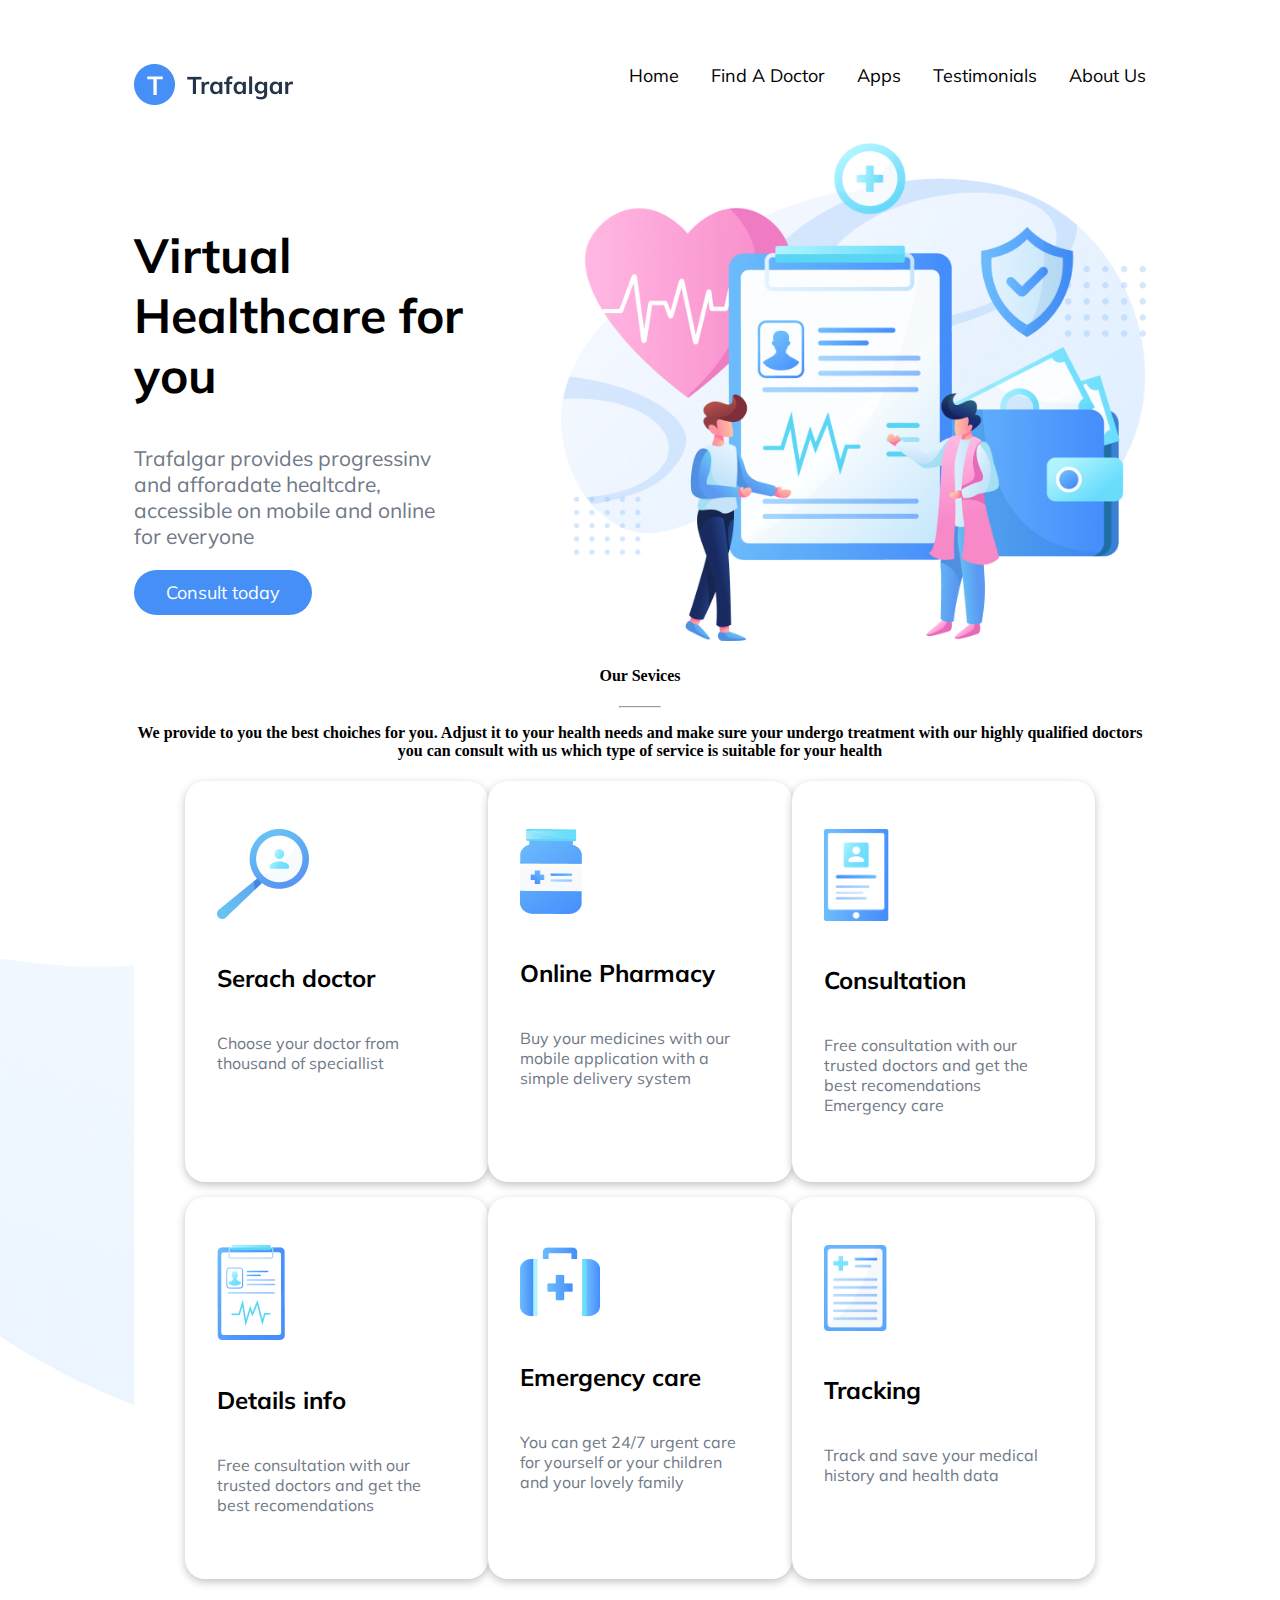
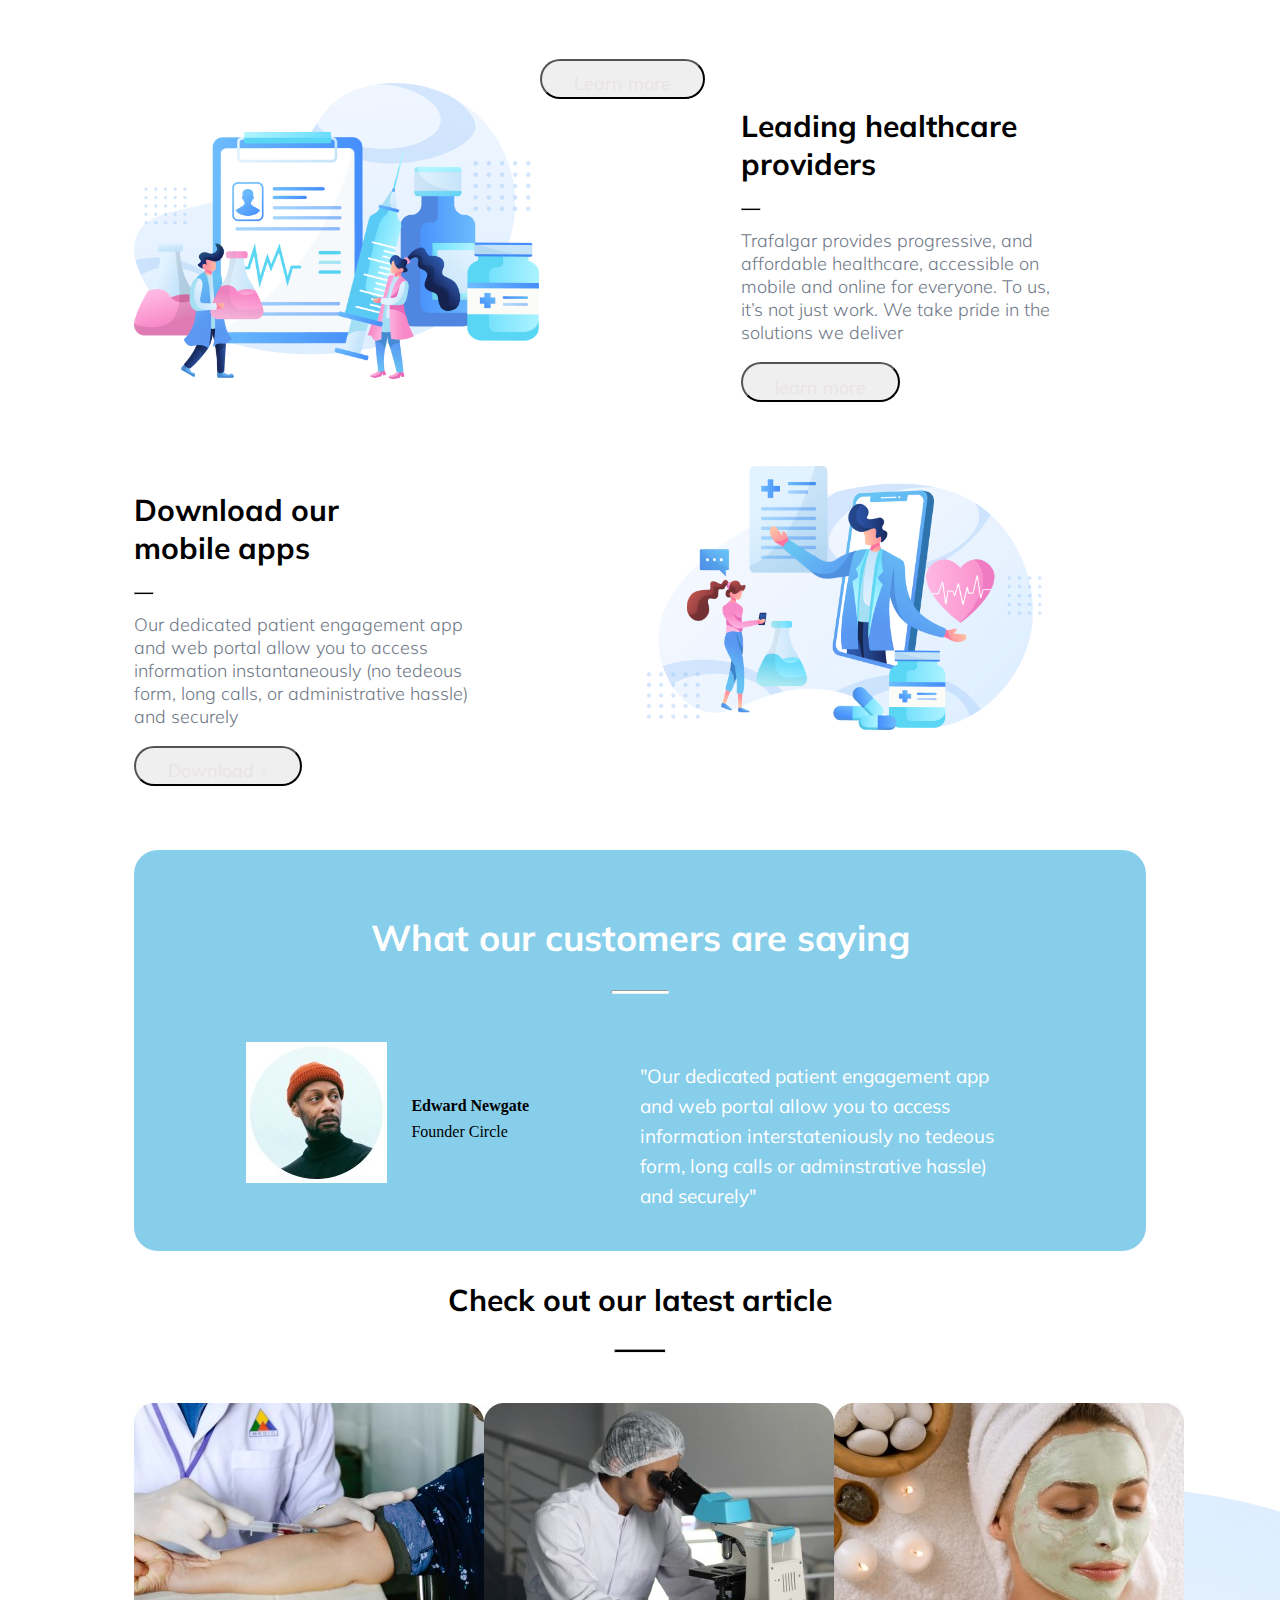
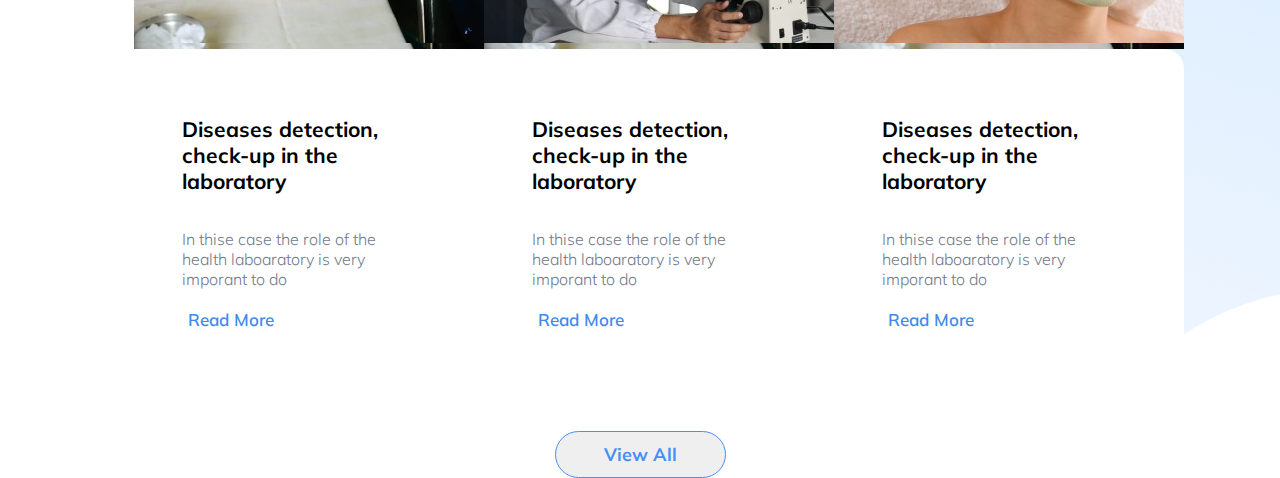
<file: index.html>
<!DOCTYPE html>
<html lang="en-US">
<head>
    <meta charset="UTF-8">
    <meta name="viewport" content="width=device-width, initial-scale=1.0">
    <title>Document</title>
    <link rel="stylesheet" href="style.css">
    <link href="https://fonts.googleapis.com/css2?family=Mulish&display=swap" rel="stylesheet">
</head>
<body>
    <div class="container">
        <div class="innercontainer">
            <header>
                <img src="./images/logo.png">
                
                <nav>
                    <li>Home</li>
                    <li>Find A Doctor</li>
                    <li>Apps</li>
                    <li>Testimonials</li>
                    <li>About Us</li>
                </nav>


            </header>
            <div class="hero">
                <div class="heroText">

                    <h2>Virtual Healthcare for you</h2>
                    <p>
                        Trafalgar provides progressinv and afforadate healtcdre,
                        accessible on mobile and online for everyone
                    </p>
                    <button>Consult today</button>
                </div>
                <div class="heroImage">
                    <img src="./images/illustration.png"alt="image">

                </div>

            </div>
            <div class="services">
                <div class="image1">
                    <img src="./images/bg element.png" alt="element">
                </div>
                <div class="topservices">
                    <h4>Our Sevices<h4> 
                    <hr/>
                    <p>
                        We provide to you the best choiches for you. Adjust it to your 
                        health needs and make sure your undergo treatment with our 
                        highly qualified doctors you can consult with us which type 
                        of service is suitable for your health
                    </p>
                </div>
                <div class="allcards">
                    <div class="card">
                        <img src="./images/Frame_1.png"alt="search">
                        <h5>Serach doctor</h5>
                        <p>Choose your doctor from thousand of speciallist</p>

                    </div>
                    <div class="card">
                        <img src="./images/Frame_3.png"alt="search">
                        <h5>Online Pharmacy</h5>
                        <p>Buy  your medicines with our mobile application with a simple delivery system</p>

                    </div>
                    <div class="card">
                        <img src="./images/Frame _2.png" class="consult"alt="search">
                        <h5>Consultation</h5>
                        <p>Free consultation with our trusted doctors and get the best recomendations
                            Emergency care</p>

                    </div>

                </div>
                <div class="allcards2">
                    <div class="card">
                        <img src="./images/Frame_4.png"alt="search">
                        <h5>Details info</h5>
                        <p>Free consultation with our trusted doctors and get the best recomendations</p>

                    </div>
                    <div class="card">
                        <img src="./images/Frame_5.png"alt="search">
                        <h5>Emergency care</h5>
                        <p>You can get 24/7 urgent care for yourself or your children and your
                            lovely family</p>

                    </div>
                    <div class="card">
                        <img src="./images/Frame_6.png" class="consult"alt="search">
                        <h5>Tracking</h5>
                        <p>Track and save your medical history and health data </p>
                        
                    </div>

                </div>    
                    <div class="btn">
                        <button>Learn more</button>
                </div>
                </div>
                <div class="healthcare">
                    <div class="healthimage">
                        <img src="./images/healthcare.png">
                    </div>

                    <div class="healthtext">
                        <h2>Leading healthcare providers</h2>
                        <div class="horizontal">
                            <hr/>
                        </div>
                        <p>
                            Trafalgar provides progressive, and affordable healthcare, accessible on mobile and online for everyone. To us, it’s not just work. We take pride 
                            in the solutions we deliver
                        </p>
                        <button>learn more</button>
                    </div>

                </div>

                <div class="download">
                    <div class="healthimage">
                        <img src="./images/trafalgar-illustration sec03 1.png">
                    </div>

                    <div class="healthtext">
                        <h2>Download our <br> 
                            mobile apps
                        </h2>
                        <div class="horizontal">
                            <hr/>
                        </div>
                        <p>
                            Our dedicated patient engagement app and 
                            web portal allow you to access information instantaneously 
                            (no tedeous form, long calls, 
                            or administrative hassle) and securely
                        </p>
                        <button>Download &#8595</button>
                    </div>

                </div>

                <div class="customer">
                    <div class="topcustomer">
                        <h2>What our customers are saying</h2>
                        <hr />
                    </div>
                    
                    <div class="maincustomer">
                        <div class="profile">
                            <div class="profileimage">
                                <img src="./images/Profile_Pic.jpg">
         
                             </div>
                             <div class="profiletext">
                                 <h4>Edward Newgate</h4>
                                 <p>Founder Circle</p>
         
                             </div>

                        </div>
                        <div class="customertext">
                            <p>
                            "Our  dedicated patient engagement app and web portal allow you
                            to access information interstateniously no tedeous form, long
                            calls or adminstrative hassle) and securely"
                            </p>
                            
                        </div> 
                    </div>
    
                </div>
                    <!-- Latetst contact -->
                <div class="article">
                    <div class="toparticle">
                        <h3>Check out our latest article</h3>
                        <hr>
                    </div>
                    <div class="articlecards">
                        <div class="acard">
                            <div class="articleimage">
                                <img src="./images/IMG-1.jpg">
                            </div>
                            <div class="articletext">
                                <h5>Diseases detection, check-up in the laboratory</h5>
                                <p>In thise case the role of the health laboaratory 
                                    is very imporant to do
                                </p>
                                <button class="articlebtn">Read  More</button>
                            </div>
                        </div>
                        <div class="acard">
                            <div class="articleimage">
                                <img src="./images/IMG-2.jpg" alt="disease">
                            </div>
                            <div class="articletext">
                                <h5>Diseases detection, check-up in the laboratory</h5>
                                <p>In thise case the role of the health laboaratory 
                                    is very imporant to do
                                </p>
                                <button class="articlebtn">Read  More</button>
                            </div>
                        </div>
                        <div class="acard">
                            <div class="articleimage">
                                <img src="./images/IMG-3.jpg" alt="disease">
                            </div>
                            <div class="articletext">
                                <h5>Diseases detection, check-up in the laboratory</h5>
                                <p>In thise case the role of the health laboaratory 
                                    is very imporant to do
                                </p>
                                <button>Read  More</button>
                            </div>
                           </div>
                           
                        </div>
                        <div class="backimage">
                            <img src="./images/IMG.png">

                        </div>
                        <div class="articlebtn8">
                            <button>View All</button>
                        </div> 
                    </div>
                </div>
             </div>

                
                    
                    </div>
                </div>

                </div>
            </div>
    </div>

</body>
</html>
</file>
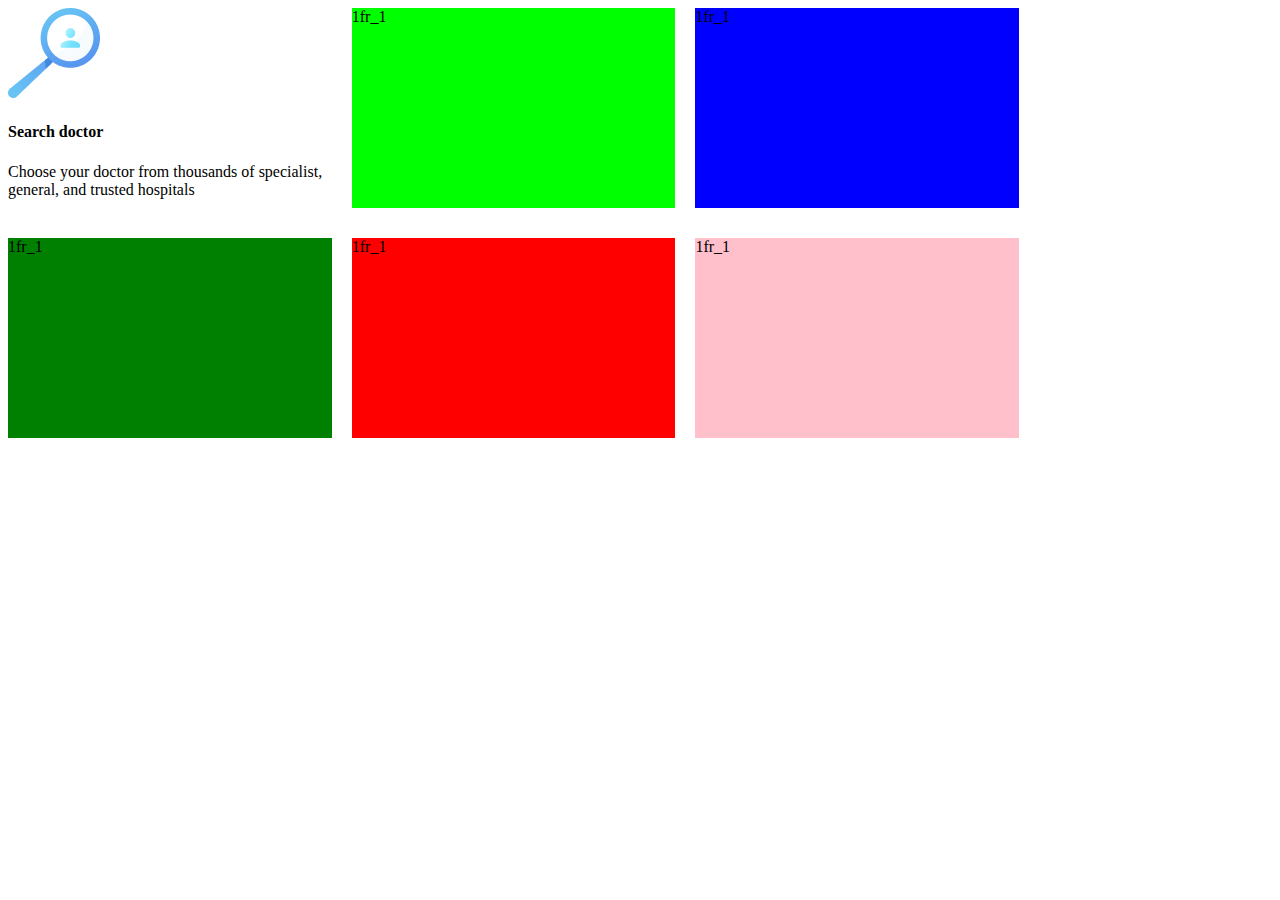
<file: Practice.html>
<!DOCTYPE html>
<html>
    <head>
      <style>
        .one{
            border-radius: 5px;
            border-width: 2px;
            border-color: aqua;

        }
      </style>
    </head>
    <body></body>
</html>

<div style="
display: grid;
grid-template-columns: 1fr 1fr 1fr;
width: 80%; column-gap: 20px; row-gap: 30px;">

    <div class="one" style="background-color: white;
    height: 200px;">
    <img src="./images/Frame_1.png">
    <h4>Search doctor</h4>
    <p>Choose your doctor from thousands of 
        specialist, general, and trusted hospitals</p>
    </div>

    <div style="background-color: lime;
    height: 200px;">1fr_1</div>
    <div style="background-color: blue;
    height: 200px;">1fr_1</div>
    <div style="background-color: green;
    height: 200px">1fr_1</div>
    <div style="background-color: red;
    height: 200px;">1fr_1</div>
    <div style="background-color: pink;
    height: 200px;">1fr_1</div>
</div>
</file>
<file: style.css>
.container{
    /* background-color: brown; */
    width: 100%;
    height: 100vh;
    
}

.innercontainer{
    width: 80%;
    margin: auto;
    background-color: white;
}

header{
    display: flex;
    justify-content: space-between;
    margin-top: 4rem;
}

nav{
    display: flex;
    justify-content: space-between;
    gap: 2rem;    
}

li{
    list-style: none;
    font-family: mulish;
    font-size: 18px;
}

li:hover{
color: #1f1341;
font-weight: bold;
cursor: pointer;
}

.hero{
    display: flex;
    justify-content: space-between;
    margin-top: 2rem;
}

.heroText{
    width: 50%;
    margin-top: 3rem;
}

.heroImaget{
    width: 50%;
    
}

.heroImage img{
    width: 100%;
}

.heroText h2{
    width: 90%;
    color:#000;
    font-family: mulish;
    font-size: 48px;

}


.heroText p{
    width: 73%;
    color:#707987;
    font-family: mulish;
    font-size: 21px;
}

.heroText button{
    border-radius: 55px;
    background: #458ff6;
    color: #fff;
    font-family: mulish;
    font-size: 18px; 
    border:none;
    padding: .7rem 2rem;

}

button:hover{
    cursor: pointer;
    background: rgb(4, 4, 83)
}

.topservices{
    text-align:center;

}

.topservices hr{
    width: 4%;
}
.topservices.h4{
    color:#000;
    font-family: mulish;
    font-size: 36px;
    

}




.topservices.p{
    color:#000;
    font-family: mulish;
    font-size: 22px;
    

}

.allcards{
    display: flex;
    justify-content: space-between;
    margin-top: 5rem;
    width: 90%;
    margin: auto;
    font-family: sans-serif;
    color: #7d7987;
    margin-bottom: 15px;


}

.card{
    width: 285px;
    padding: 3rem 2rem;
    border-radius: 20px;
    background: #fff;
    box-shadow: rgba(0, 0, 0, 0.24) 0px 3px 8px;
    

}

.card h5{
    color: #000;
    font-family: mulish;
    font-size: 24px;

}
.card p{
    color: #707987;
    font-family: mulish;
    font-size: 16px;
    width: 98%

}
.allcards2{
    display: flex;
    justify-content: space-between;
    margin-top: 10rem;
    width: 90%;
    margin: auto;
    font-family: sans-serif;
    color: #7d7987;

}

.card{
    width: 285px;
    padding: 3rem 2rem;
    border-radius: 20px;
    background: #fff;
    box-shadow: #458ff6;
    box-shadow: rgba(0, 0, 0, 0.24) 0px 3px 8px;
    padding: 3rem 2rem;
    


}

.card h5{
    color: #000;
    font-family: mulish;
    font-size: 24px;

}
.card p{
    color: #707987;
    font-family: mulish;
    font-size: 16px;
    width: 98%

}

.consult{
    height: 30%
}

.btn button{
    border-radius: 60px;
    margin-top: 5rem;
    color: rgb(233, 227, 227);
    font-family: mulish;
    font-size: 18px; 
    padding: .7rem 2rem;
    align-items: center;
    cursor: pointer;
    width: px;
    height: 40px;
}

.btn{
    margin: auto;
    width: 200px;
    height: 40px;
}

.image1 img{
    position: absolute;
    z-index: -1;
    margin-left: -9rem;
    margin-top: -3rem;
}

.healthcare{
    margin-top: 4rem;
    margin-bottom: 4rem;
    display: flex;
    justify-content: space-between;

}

.healthimage img{
    width: 80%;
}

.healthtext{
    width: 40%;
}

.healthimage{
    width: 50%;
}

.healthtext h2{
    color: black;
    font-family: mulish;
    font-size: 30px;
    font-style: normal;
    font-weight: 700;
}

.healthtext p{
    color: #707987;
    font-family: Mulish;
    font-size: 18px;
    font-style: normal;
    font-weight: 300;
    width: 83%
}

.healthtext h2{
    width: 90%;
}



.horizontal{
    width: 20px
    
}

.horizontal hr{
    
    border-radius: 10%;
    background: black;
    color: black;
    height: 1px;
}

.healthtext button{
    border-radius: 60px;
    /* margin-top: 5rem; */
    color: rgb(233, 227, 227);
    font-family: mulish;
    font-size: 18px; 
    padding: .7rem 2rem;
    align-items: center;
    cursor: pointer;
    width: px;
    height: 40px;

}

.download{
    margin-top: 4rem;
    display: flex;
    flex-direction: row-reverse;
    margin-bottom: 4rem;
    display: flex;
    justify-content: space-between;
}
.customer{
    background-color: skyblue;
    border-radius: 24px;;
    width: 100%;
    padding-top: 35px;
}

.topcustomer{
    text-align: center;
}

.topcustomer h2{
    color: white;
    font-family: mulish;
    font-size: 36px;
    font-style: normal;
    font-weight: 700;
}


.topcustomer hr{
    width: 56px;
    height: 2px;
    border-radius: 10px;
    color: white;
    background: white;
}

.maincustomer{
    display: flex;
    justify-content: space-between;
    padding-top: 3rem;
    padding: 0 3rem;
    margin-top: 3rem;
}

.profile{
    display: flex;
    /* justify-content: space-between; */
    /* width:40px */

}
.profileimage{
    margin-left: 4rem;
    margin-bottom: 4rem;

}

.profiletext{
    padding-left: 1.5rem;
    padding-top: 2.5rem;
    line-height: 5px;

}

.customertext{
    width: 50%;
    padding-left: 3;
}
    

.customertext p{
    font-family: Mulish;
    color: white;
    font-size: 19px;
    width: 80%;
    line-height: 30px;
    text-align: left;
    
}

.articlecards{
    display: flex;
    /* gap: 25px; */
    justify-content: space-between;
    margin-top: 50px;
    position: relative;
}

.toparticle h3{
    color: black;
    font-family: Mulish;
    font-size: 30px;
    font-style: normal;
    font-weight: 700;
    text-align: center;
   
}

.toparticle hr{
    width: 50px;
    height: 2px;
    border-radius: 5px;
    background: black;


}
.articleimage{
    border-radius: 20px 20px 0 0;
    width: 350px;
    height: 246px;
    background-image: url(./images/IMG-1.jpg);
    background-repeat: no-repeat;
    background-size: cover;
    border-radius: 20px 20px 0 0;
}

.articletext{
    /* width: 300px; */
    border-radius: 20px;
    background: white;
    box-shadow: 10 40 50 0 rgba(229, 233, 246, 0.40);
    padding: 2rem 1rem;
    padding-right: 5rem;


}
.articletext h5{
    color: black;
    font-family: Mulish;
    font-size: 21px;
    font-style: normal;
    font-weight: 700;
    width:80%;
    padding-left: 2rem;
   
}

.articletext p{
    color: #707987;
    font-family: Mulish;
    font-size: 16px;
    font-style: normal;
    font-weight: 300;
    width: 80%;
    padding-left: 2rem;
}

.articletext button{
    color: #4089Ed;
    font-family: Mulish;
    font-size: 17px;
    font-style: normal;
    font-weight: 600;
    line-height: 28px;
    border: 12px;
    background: white;
    margin-left: 2rem; 

}

.articlebtn8{
    text-align: center;
    margin-top: 4rem;
    
}

.articlebtn8 button{
    border-radius: 55px;
    border: 1.4px solid #458ff6;
    color: #458ff6;
    font-family: Mulish;
    font-size: 18px;
    font-style: normal;
    font-weight: 700;
    padding: .7rem 3rem;
    cursor: pointer;
}

.backimage img{
    position: absolute;
    margin-top: -30rem;
    z-index: -1;
    right: 0;
}
</file>
